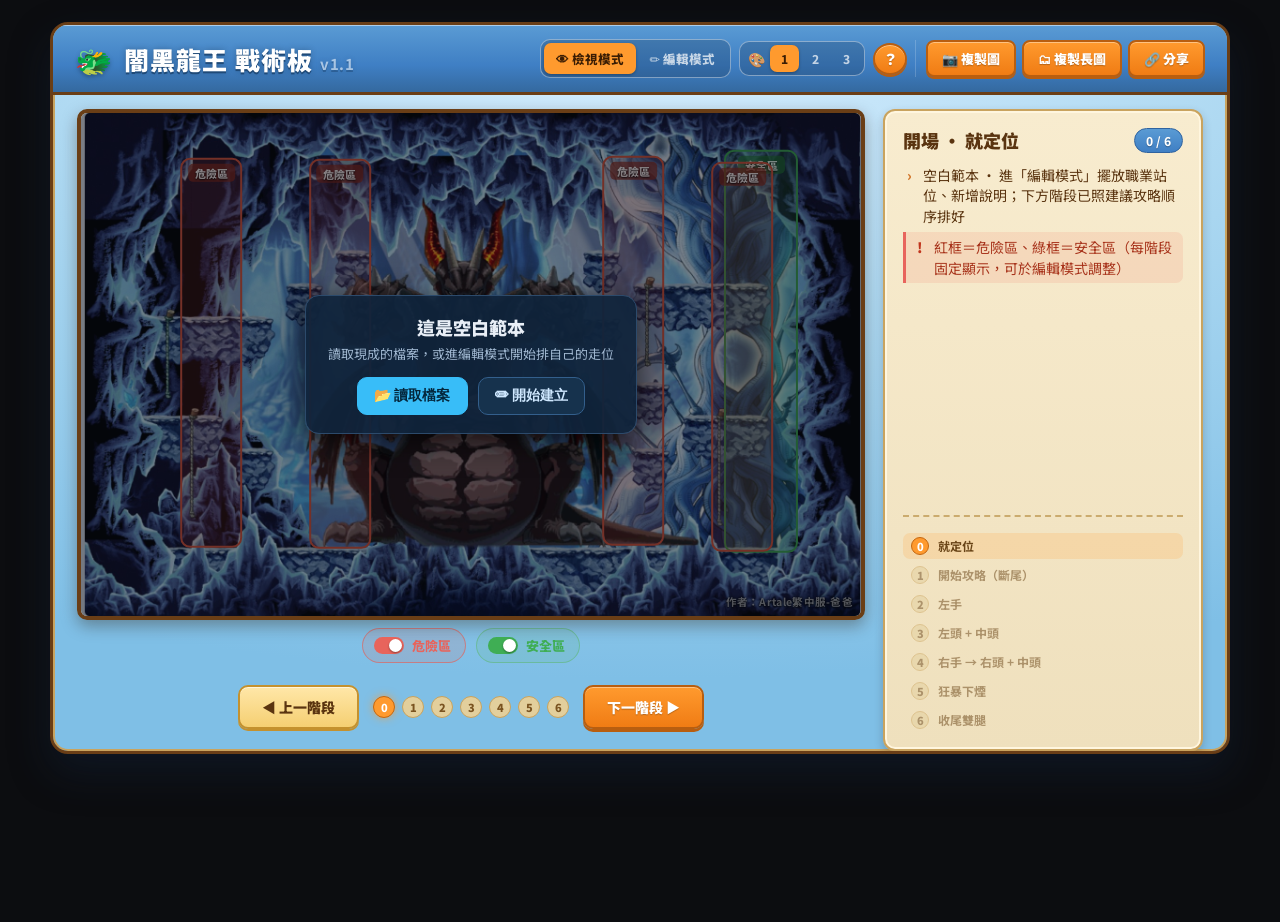
<file: index.html>
<!DOCTYPE html>
<html lang="zh-TW">
<head>
<meta charset="utf-8">
<meta name="viewport" content="width=device-width, initial-scale=1">
<title>闇黑龍王 戰術板</title>
<link rel="preconnect" href="https://fonts.googleapis.com">
<link rel="preconnect" href="https://fonts.gstatic.com" crossorigin>
<link href="https://fonts.googleapis.com/css2?family=Noto+Sans+TC:wght@400;700;900&family=Noto+Serif+TC:wght@700;900&family=Ma+Shan+Zheng&family=Rajdhani:wght@600;700&display=swap" rel="stylesheet">
<link rel="stylesheet" href="directions/base.css">
<link rel="stylesheet" href="directions/dir-a.css">
<link rel="stylesheet" href="directions/dir-b.css">
<link rel="stylesheet" href="directions/dir-c.css">
<link rel="stylesheet" href="editor.css">
</head>
<body>
<div class="screen app skin-b" id="app">
  <div class="hdr">
    <div class="brand">
      <span class="brand-ico">🐲</span>
      <div class="brand-tx">
        <div class="title">闇黑龍王 戰術板 <span class="ver" style="font-size:.6em;opacity:.55;font-weight:700;letter-spacing:.5px;">v1.1</span></div>
      </div>
    </div>
    <div class="hdr-actions">
      <div class="mode-switch" id="modeSwitch">
        <button data-mode="view" type="button" class="on">👁 檢視模式</button>
        <button data-mode="edit" type="button">✏ 編輯模式</button>
      </div>
      <div class="theme-switch" id="themeSwitch">
        <span class="ts-ico" title="切換樣式">🎨</span>
        <button data-skin="skin-b" type="button" title="楓谷風">1</button>
        <button data-skin="skin-a" type="button" title="戰術風">2</button>
        <button data-skin="skin-c" type="button" title="寶典風">3</button>
      </div>
      <button class="hbtn ic" id="helpBtn" type="button" title="操作說明">？</button>
      <span class="hgrp edit-only">
        <button class="hbtn" id="undoBtn" type="button" title="復原上一步操作 (Ctrl+Z)">↩ 復原</button>
        <button class="hbtn" id="redoBtn" type="button" title="重做 (Ctrl+Shift+Z)">↪ 重做</button>
      </span>
      <span class="hgrp edit-only">
        <button class="hbtn" id="loadBtn" type="button" title="讀取檔案（.html 或 .json）繼續編輯">📂 讀取</button>
        <button class="hbtn primary" id="saveBtn" type="button" title="存成檢視版 HTML（雙擊就能看；之後回來可再讀取續編）">💾 存檔</button>
      </span>
      <span class="hgrp">
        <button class="hbtn" id="pngBtn" type="button" title="複製這一階段的圖片（貼到 LINE／Discord）">📷 複製圖</button>
        <button class="hbtn" id="pngAllBtn" type="button" title="全部階段合成一張長圖複製">🗂 複製長圖</button>
        <button class="hbtn" id="shareBtn" type="button" title="複製唯讀分享連結">🔗 分享</button>
      </span>
    </div>
  </div>

  <div class="main">
    <div class="arena-col">
      <div class="job-tray" id="jobTray" aria-label="職業列：拖到地圖放置"></div>
      <div class="arena" id="arena">
        <img class="map" src="assets/map.jpg" alt="闇黑龍王地圖" draggable="false">
        <div class="wm">作者：Artale繁中服-爸爸</div>
        <div id="selBar" class="sel-bar"></div>
      </div>
      <div class="zone-toggles">
        <button class="zt-btn red on" id="toggleRed" type="button" aria-pressed="true"><span class="zt-sw"></span>危險區</button>
        <button class="zt-btn green on" id="toggleGreen" type="button" aria-pressed="true"><span class="zt-sw"></span>安全區</button>
      </div>
      <div class="ctrl">
        <button class="cbtn" id="prev" type="button">◀ 上一階段</button>
        <div class="steps" id="steps"></div>
        <button class="cbtn next" id="next" type="button">下一階段 ▶</button>
      </div>
      <div id="editor" class="stage-bar"></div>
    </div>

    <div class="panel">
      <div class="ptitle">
        <span class="pt-name" id="ptName"></span>
        <span class="tag" id="ptTag"></span>
      </div>
      <ul class="plist" id="plist"></ul>
      <div class="phase-rail" id="phaseRail"></div>
    </div>
  </div>

  <input type="file" id="importFile" accept=".json,.html,application/json,text/html" style="display:none">
</div>
<div id="toast"></div>

<div id="help" class="help-overlay">
  <div class="help-card">
    <button class="help-x" id="helpClose" type="button">×</button>
    <h3 class="help-h">怎麼操作</h3>
    <div class="help-cols">
      <div class="help-col">
        <h4>看攻略</h4>
        <ul>
          <li><kbd>←</kbd> <kbd>→</kbd>　切換上一／下一階段</li>
          <li>點下方圓點，或右側階段名稱，直接跳到該階段</li>
          <li>右上角可切換 <b>楓谷 / 戰術 / 寶典</b> 三種主題</li>
        </ul>
      </div>
      <div class="help-col">
        <h4>排站位（編輯模式）</h4>
        <ul>
          <li>拖曳職業／標記即可移動位置</li>
          <li><kbd>方向鍵</kbd> 微調，按住 <kbd>Shift</kbd> 大步移動</li>
          <li>選取後右下白點可縮放大小</li>
          <li><kbd>Delete</kbd> 刪除選取、<kbd>Ctrl</kbd>+<kbd>D</kbd> 原地複製</li>
          <li><kbd>Ctrl</kbd>+<kbd>Z</kbd> 復原、<kbd>Ctrl</kbd>+<kbd>Shift</kbd>+<kbd>Z</kbd> 重做</li>
          <li><kbd>Esc</kbd> 取消選取，再按一次離開編輯</li>
        </ul>
      </div>
    </div>
    <p class="help-foot">編輯會自動暫存在這台瀏覽器；按「💾 存檔」存成一個可直接打開的檢視版 HTML（雙擊即看、方便傳給隊友），下次回到本站用「📂 讀取」載入同一個檔就能繼續編輯。也可按「🔗 分享」複製唯讀連結。</p>
  </div>
</div>

<script src="app.js"></script>

<template id="__bundler_thumbnail">
  <svg viewBox="0 0 100 100" xmlns="http://www.w3.org/2000/svg">
    <rect width="100" height="100" rx="16" fill="#2f63a0"/>
    <rect x="30" y="30" width="40" height="40" rx="8" fill="#f6e9cc" stroke="#6a3e16" stroke-width="3"/>
    <text x="50" y="63" font-size="30" text-anchor="middle" fill="#c0341c" font-family="serif" font-weight="900">龍</text>
  </svg>
</template>
</body>
</html>
</file>
<file: directions/base.css>
/* ===== base：三方向共用的版面與幾何（顏色/字體/邊框由各 skin 覆蓋） ===== */
.screen{ width:1120px; padding:24px; box-sizing:border-box; position:relative;
  display:flex; flex-direction:column; gap:14px; }
.screen *{ box-sizing:border-box; }

/* header */
.hdr{ display:flex; align-items:center; justify-content:space-between; gap:16px; }
.brand{ display:flex; align-items:center; gap:12px; }
.brand-ico{ font-size:30px; line-height:1; }
.title{ font-size:24px; font-weight:900; letter-spacing:.5px; white-space:nowrap; }
.sub{ font-size:12.5px; margin-top:2px; }
.hdr-actions{ display:flex; gap:8px; align-items:center; flex-wrap:wrap; }
.hbtn{ font:inherit; font-size:13px; font-weight:700; padding:7px 14px; border-radius:8px; cursor:pointer; border:1px solid transparent; }
.hbtn.ic{ padding:7px 10px; font-size:15px; line-height:1; }
.hbtn.edit-only{ display:none; }
#app.edit .hbtn.edit-only{ display:inline-flex; align-items:center; }
/* 頂部按鈕分組：細分隔線 */
.hgrp{ display:flex; align-items:center; gap:6px; padding-left:10px; border-left:1px solid rgba(255,255,255,.18); }
.hgrp.edit-only{ display:none; }
#app.edit .hgrp.edit-only{ display:flex; }
.hgrp .hbtn{ white-space:nowrap; }
.hbtn:disabled{ opacity:.45; cursor:default; }
/* 存檔：跨主題的醒目綠，引導非技術使用者 */
.hbtn.primary{ background:linear-gradient(180deg,#34d399,#10b981)!important; border-color:#0e9f6e!important; color:#04231a!important; }
.hbtn.primary:hover{ filter:brightness(1.07); }

/* rule banner */
.rule{ font-size:13.5px; font-weight:700; padding:9px 16px; border-radius:10px; text-align:center; }
.rule b{ font-weight:900; }

/* main split */
.main{ display:flex; gap:18px; align-items:stretch; }
.arena-col{ flex:1 1 auto; min-width:0; display:flex; flex-direction:column; gap:8px; }
.panel{ flex:0 0 320px; border-radius:14px; padding:16px 18px; display:flex; flex-direction:column; }

/* arena */
.arena{ position:relative; width:100%; aspect-ratio:1661/1077; border-radius:14px; overflow:hidden; }
.arena .map{ position:absolute; inset:0; width:100%; height:100%; object-fit:cover; display:block; }
.wm{ position:absolute; right:8px; bottom:7px; z-index:9; font-size:10.5px; font-weight:700;
  color:rgba(255,255,255,.6); text-shadow:0 1px 2px #000,0 0 3px #000; pointer-events:none; letter-spacing:.3px; }

/* roles */
.role{ position:absolute; transform:translate(-50%,-50%); z-index:8; text-align:center;
  display:flex; flex-direction:column; align-items:center; gap:1px; pointer-events:none; }
.role-av{ position:relative; }
.role-av img{ display:block; width:40px; height:40px; border-radius:9px; }
.role .nm{ font-size:11px; font-weight:800; line-height:1.1; white-space:nowrap;
  text-shadow:0 1px 2px #000,0 0 4px #000; }
.role .lbl{ font-size:9.5px; font-weight:800; line-height:1.1; white-space:nowrap;
  text-shadow:0 1px 2px #000,0 0 4px #000; }

/* marks */
.mark{ position:absolute; transform:translate(-50%,-50%); aspect-ratio:1; z-index:5;
  display:flex; align-items:center; justify-content:center; pointer-events:none; }
.mark.O{ border-radius:50%; }
.mark .onum{ font-size:12px; font-weight:900; white-space:nowrap;
  text-shadow:0 1px 3px #000,0 0 5px #000; }
.mark.X .xmark{ width:100%; height:100%; display:block; filter:drop-shadow(0 2px 2px #000); }
.mark.X .xmark line{ stroke-width:2.2; stroke-linecap:round; }

/* zones */
.zone{ position:absolute; transform:translate(-50%,-50%); border-radius:10px; z-index:3;
  display:flex; align-items:flex-start; justify-content:center; padding-top:4px; }
.zone.smoke{ z-index:4; align-items:center; }
.zone span{ font-size:11px; font-weight:800; padding:1px 7px; border-radius:5px;
  color:#fff; text-shadow:0 1px 2px #000; background:rgba(0,0,0,.35); }
.zone span.zsmoke{ background:none; padding:0; font-size:26px; line-height:1; opacity:.92; filter:drop-shadow(0 1px 3px rgba(0,0,0,.6)); }

/* legend */
.legend{ display:flex; flex-wrap:wrap; gap:6px 14px; justify-content:center; font-size:12px; font-weight:700; }
.lg{ display:inline-flex; align-items:center; gap:4px; }

/* 危險/安全區 顯示開關 */
.zone-toggles{ display:flex; gap:10px; justify-content:center; }
.zt-btn{ display:inline-flex; align-items:center; gap:8px; font:inherit; font-size:13px; font-weight:800;
  padding:7px 14px 7px 11px; border-radius:999px; cursor:pointer; border:1.5px solid; background:transparent;
  transition:opacity .15s, background .15s, border-color .15s; }
.zt-sw{ width:30px; height:17px; border-radius:999px; position:relative; flex:0 0 auto; background:currentColor; opacity:.32; transition:opacity .15s; }
.zt-sw::after{ content:""; position:absolute; top:2px; left:2px; width:13px; height:13px; border-radius:50%;
  background:#fff; box-shadow:0 1px 2px rgba(0,0,0,.4); transition:left .16s ease; }
.zt-btn.on .zt-sw{ opacity:1; }
.zt-btn.on .zt-sw::after{ left:15px; }
.zt-btn.red{ color:#e8645c; }
.zt-btn.green{ color:#3fae54; }
.zt-btn:not(.on){ opacity:.5; }
.zt-btn.red.on{ background:rgba(232,90,79,.12); border-color:rgba(232,90,79,.6); }
.zt-btn.green.on{ background:rgba(95,184,120,.14); border-color:rgba(95,184,120,.6); }
.zt-btn:not(.on){ border-color:rgba(128,128,128,.4); color:#9aa7b4; }

/* panel */
.ptitle{ display:flex; align-items:center; justify-content:space-between; gap:10px; margin-bottom:12px; }
.pt-name{ font-size:18px; font-weight:900; }
.tag{ font-size:12px; font-weight:800; padding:3px 11px; border-radius:999px; white-space:nowrap; }
.plist{ list-style:none; margin:0; padding:0; display:flex; flex-direction:column; gap:6px; }
.plist li{ font-size:14px; line-height:1.46; padding-left:20px; position:relative; }
.plist li::before{ content:"›"; position:absolute; left:4px; top:0; font-weight:900; }
.plist li.warn, .plist li.safe{ padding:5px 10px 5px 28px; border-radius:0 7px 7px 0; }
.plist li.warn{ background:rgba(232,90,79,.12); border-left:3px solid #e8645c; }
.plist li.safe{ background:rgba(95,184,120,.12); border-left:3px solid #5fb878; }
.plist li.warn::before{ content:"!"; left:11px; top:5px; }
.plist li.safe::before{ content:"✓"; left:10px; top:5px; }

/* phase rail inside panel */
.phase-rail{ margin-top:auto; padding-top:16px; display:flex; flex-direction:column; gap:3px; }
.pr-item{ display:flex; align-items:center; gap:9px; font-size:12px; font-weight:700; padding:4px 8px; border-radius:7px; opacity:.5; }
.pr-item.done{ opacity:.75; }
.pr-item.on{ opacity:1; }
.pr-n{ width:18px; height:18px; border-radius:50%; display:flex; align-items:center; justify-content:center;
  font-size:11px; font-weight:900; flex:0 0 auto; }

/* controls */
.ctrl{ display:flex; align-items:center; justify-content:center; gap:14px; margin-top:2px; }
.cbtn{ font:inherit; font-size:14px; font-weight:800; padding:10px 22px; border-radius:10px; cursor:pointer; border:1px solid transparent; }
.steps{ display:flex; gap:7px; }
.dot{ width:22px; height:22px; border-radius:50%; display:flex; align-items:center; justify-content:center;
  font-size:11px; font-weight:900; cursor:pointer; }
</file>
<file: directions/dir-a.css>
/* ===== Skin A — 精緻深藍戰術 HUD ===== */
.skin-a{
  --a-cyan:#5fd0ff; --a-cyan2:#9ee6ff; --a-amber:#ffc83d;
  --ed-accent:#5fd0ff; --ed-soft:rgba(95,208,255,.16); --ed-ink:#04293f;
  background:
    radial-gradient(120% 80% at 50% -10%, #163152 0%, rgba(22,49,82,0) 55%),
    linear-gradient(180deg,#0a1626,#0c1d33 60%,#0a1626);
  color:#e6f1ff;
  font-family:"Noto Sans TC",system-ui,sans-serif;
  border:1px solid #1d3a5f;
}
.skin-a .title{ font-family:"Rajdhani",sans-serif; font-weight:700; font-size:27px;
  color:#eaf6ff; text-shadow:0 0 18px rgba(95,208,255,.35); letter-spacing:1px; }
.skin-a .sub{ color:#8fb0cf; }
.skin-a .brand-ico{ filter:drop-shadow(0 0 8px rgba(95,208,255,.5)); }
.skin-a .hbtn{ background:rgba(95,208,255,.08); border:1px solid #2c537c; color:#bfe4ff; }
.skin-a .hbtn:hover{ background:rgba(95,208,255,.16); }

.skin-a .rule{ background:linear-gradient(90deg,rgba(232,90,79,.22),rgba(232,90,79,.06));
  border:1px solid rgba(248,113,113,.45); border-left:4px solid #f0556e; color:#ffd9d4;
  text-align:left; }
.skin-a .rule b{ color:#ffb4ab; }

.skin-a .arena{ border:1px solid #2c537c;
  box-shadow:inset 0 0 60px rgba(0,0,0,.6), 0 10px 34px rgba(0,0,0,.5), 0 0 0 4px rgba(95,208,255,.06); }

.skin-a .role-av img{ width:42px; height:42px; border:2px solid var(--a-cyan);
  box-shadow:0 0 0 2px rgba(10,22,38,.85), 0 0 12px rgba(95,208,255,.5), 0 3px 8px rgba(0,0,0,.6); }
.skin-a .role .nm{ color:#eaf6ff; }
.skin-a .role .lbl{ color:var(--a-amber); }

.skin-a .mark.O{ border:3.5px solid var(--a-amber);
  box-shadow:0 0 22px 4px rgba(255,200,61,.5), inset 0 0 14px rgba(255,200,61,.4);
  animation:a-pulse 1.4s ease-in-out infinite; }
@keyframes a-pulse{ 0%,100%{opacity:.7; transform:translate(-50%,-50%) scale(.97)} 50%{opacity:1; transform:translate(-50%,-50%) scale(1.03)} }
.skin-a .mark .onum{ color:var(--a-amber); }
.skin-a .mark.X .xmark line{ stroke:#ff5a4f; }

.skin-a .zone.green{ background:rgba(34,197,94,.16); border:2px dashed #34d27a; }
.skin-a .zone.green span{ color:#bbf7d0; }
.skin-a .zone.red{ background:rgba(239,68,68,.15); border:2px dashed #ef6a6a; }
.skin-a .zone.red span{ color:#fecaca; }
.skin-a .zone.smoke{ background:rgba(15,20,30,.6); border:2px dashed #7c93ab; }

.skin-a .legend{ color:#9fb6cf; }
.skin-a .lg-o{ color:var(--a-amber); } .skin-a .lg-x{ color:#ff7a70; }
.skin-a .lg-r{ color:#ef8a8a; } .skin-a .lg-g{ color:#86efac; } .skin-a .lg-s{ color:#aebfd0; }

.skin-a .panel{ background:rgba(13,31,51,.72); border:1px solid #234767; backdrop-filter:blur(6px);
  box-shadow:inset 0 1px 0 rgba(255,255,255,.05), 0 8px 24px rgba(0,0,0,.4); }
.skin-a .pt-name{ font-family:"Rajdhani",sans-serif; color:#eaf6ff; font-size:20px; }
.skin-a .tag{ background:rgba(95,208,255,.16); color:var(--a-cyan2); border:1px solid #2c537c; }
.skin-a .plist li{ color:#d4e6f7; }
.skin-a .plist li::before{ color:var(--a-cyan); }
.skin-a .plist li.warn{ color:#ffd9d4; } .skin-a .plist li.warn::before{ color:#ff8a7e; }
.skin-a .plist li.safe{ color:#c7f5d6; } .skin-a .plist li.safe::before{ color:#5fb878; }

.skin-a .phase-rail{ border-top:1px solid rgba(95,208,255,.14); }
.skin-a .pr-item{ color:#bcd4ec; }
.skin-a .pr-n{ background:#16314f; color:#9fc4e6; }
.skin-a .pr-item.done .pr-n{ background:#1c4a3a; color:#7fe0b0; }
.skin-a .pr-item.on{ background:rgba(95,208,255,.12); }
.skin-a .pr-item.on .pr-n{ background:var(--a-cyan); color:#062337; }

.skin-a .cbtn{ background:#143356; border:1px solid #2c537c; color:#cfe8ff; }
.skin-a .cbtn:hover{ background:#1a4068; }
.skin-a .cbtn.next{ background:linear-gradient(180deg,#5fd0ff,#36b6ec); border-color:#5fd0ff; color:#04293f;
  box-shadow:0 4px 14px rgba(95,208,255,.4); }
.skin-a .dot{ background:#1a3a5b; color:#7da6c9; }
.skin-a .dot.on{ background:var(--a-cyan); color:#04293f; box-shadow:0 0 12px rgba(95,208,255,.7); }
</file>
<file: directions/dir-b.css>
/* ===== Skin B — 楓之谷遊戲內視窗 UI ===== */
.skin-b{
  --b-wood:#6a3e16; --b-wood2:#8a5a2a; --b-cream:#f6e9cc; --b-cream2:#efe0bd;
  --b-blue:#3f7fc4; --b-blue2:#2f63a0; --b-orange:#ff9a2e; --b-orange2:#f07c14;
  --b-ink:#5a3410;
  --ed-accent:#ff9a2e; --ed-soft:rgba(255,154,46,.20); --ed-ink:#3a1d04;
  background:
    radial-gradient(120% 90% at 50% 0%, #d8efff 0%, #a9d6f0 50%, #7fbfe6 100%);
  color:var(--b-ink);
  font-family:"Noto Sans TC",system-ui,sans-serif;
  padding:0; gap:0;
  border:3px solid var(--b-wood); border-radius:18px; overflow:hidden;
  box-shadow:0 18px 40px rgba(20,40,70,.35), inset 0 0 0 2px #c9a35e;
}
.skin-b > *{ margin:0 24px; }
.skin-b .rule{ margin-top:14px; }
.skin-b .main{ margin-top:14px; }
.skin-b .ctrl{ margin-top:14px; margin-bottom:22px; }

/* 標題列 = Maple 藍色 title bar（滿版） */
.skin-b .hdr{ margin:0; padding:14px 22px;
  background:linear-gradient(180deg,#5a9bd4,#3f7fc4 60%,#34699f);
  border-bottom:3px solid var(--b-wood);
  box-shadow:inset 0 1px 0 rgba(255,255,255,.5); }
.skin-b .title{ color:#fff; font-weight:900; font-size:25px;
  text-shadow:0 2px 0 #1f4a78, 0 0 6px rgba(0,0,0,.25); letter-spacing:1px; }
.skin-b .sub{ color:#e3f1ff; text-shadow:0 1px 1px #2b5784; }
.skin-b .brand-ico{ filter:drop-shadow(0 2px 2px rgba(0,0,0,.3)); }
.skin-b .hbtn{ color:#fff; font-weight:900; border:2px solid #b85e10;
  background:linear-gradient(180deg,var(--b-orange),var(--b-orange2));
  box-shadow:0 2px 0 #b85e10, inset 0 1px 0 rgba(255,255,255,.4); text-shadow:0 1px 1px rgba(0,0,0,.25); }
.skin-b .hbtn:active{ transform:translateY(1px); box-shadow:0 1px 0 #b85e10; }

.skin-b .rule{ background:linear-gradient(180deg,#ffe1c4,#ffd0a8);
  border:2px solid #d2762a; border-radius:12px; color:#8a3410;
  box-shadow:inset 0 1px 0 rgba(255,255,255,.6); }
.skin-b .rule b{ color:#c0341c; }

/* arena = 木框視窗 */
.skin-b .arena{ border:4px solid var(--b-wood); border-radius:10px;
  box-shadow:inset 0 0 0 2px #c9a35e, inset 0 0 40px rgba(0,0,0,.45), 0 6px 16px rgba(40,20,0,.35); }

/* 角色 = 道具格 + 米色名牌 */
.skin-b .role-av{ padding:2px; background:linear-gradient(180deg,#fff6df,#e7d3a6);
  border:2px solid var(--b-wood); border-radius:8px; box-shadow:0 2px 5px rgba(0,0,0,.45); }
.skin-b .role-av img{ width:38px; height:38px; border-radius:5px; }
.skin-b .role .nm{ color:var(--b-ink); text-shadow:none; margin-top:2px;
  background:rgba(246,233,204,.95); border:1.5px solid #c79b54; border-radius:999px;
  padding:1px 8px; box-shadow:0 1px 2px rgba(0,0,0,.3); }
.skin-b .role .lbl{ color:#fff; background:var(--b-orange2); border-radius:999px;
  padding:0 7px; margin-top:1px; text-shadow:0 1px 1px rgba(0,0,0,.3); }

.skin-b .mark.O{ border:4px solid #ffb52e;
  box-shadow:0 0 18px 3px rgba(255,160,30,.6), inset 0 0 12px rgba(255,180,40,.45);
  animation:b-pulse 1.4s ease-in-out infinite; }
@keyframes b-pulse{ 0%,100%{opacity:.78} 50%{opacity:1} }
.skin-b .mark .onum{ color:#fff; background:rgba(240,124,20,.92); border-radius:999px; padding:0 6px;
  text-shadow:0 1px 1px rgba(0,0,0,.4); }
.skin-b .mark.X .xmark line{ stroke:#e23b2e; }

.skin-b .zone.green{ background:rgba(64,190,90,.2); border:2px solid #3fae54; }
.skin-b .zone.green span{ color:#eafff0; background:rgba(34,120,52,.7); }
.skin-b .zone.red{ background:rgba(232,70,50,.18); border:2px solid #e2553a; }
.skin-b .zone.red span{ color:#fff1ee; background:rgba(150,40,24,.7); }
.skin-b .zone.smoke{ background:rgba(60,60,70,.5); border:2px dashed #d9c79c; }

.skin-b .legend{ color:#5a3410; font-weight:800;
  background:rgba(246,233,204,.7); border:1.5px solid #c9a35e; border-radius:10px; padding:6px 10px; }
.skin-b .lg-o{ color:#d2762a; } .skin-b .lg-x{ color:#c0341c; }
.skin-b .lg-r{ color:#c0431c; } .skin-b .lg-g{ color:#2c8b3f; } .skin-b .lg-s{ color:#7a5a2a; }

/* 面板 = 米色內視窗 */
.skin-b .panel{ background:linear-gradient(180deg,#f8eccf,#efe0bd);
  border:2px solid #c9a35e; border-radius:12px;
  box-shadow:inset 0 0 0 2px #fff6df, 0 4px 10px rgba(40,20,0,.2); }
.skin-b .pt-name{ color:#5a3410; font-size:18px; }
.skin-b .tag{ background:linear-gradient(180deg,#5a9bd4,#3f7fc4); color:#fff; border:1.5px solid #2f63a0;
  text-shadow:0 1px 1px rgba(0,0,0,.3); }
.skin-b .plist li{ color:#5a3410; }
.skin-b .plist li::before{ color:#d2762a; }
.skin-b .plist li.warn{ color:#a8341c; } .skin-b .plist li.warn::before{ color:#c0341c; }
.skin-b .plist li.safe{ color:#2c7a3c; } .skin-b .plist li.safe::before{ color:#2c8b3f; }

.skin-b .phase-rail{ border-top:2px dashed #cbab6e; }
.skin-b .pr-item{ color:#6a4518; }
.skin-b .pr-n{ background:#e3cf9c; color:#6a4518; border:1px solid #c9a35e; }
.skin-b .pr-item.done .pr-n{ background:#bfe0c4; color:#2c6a3a; }
.skin-b .pr-item.on{ background:rgba(255,154,46,.18); }
.skin-b .pr-item.on .pr-n{ background:var(--b-orange); color:#fff; border-color:#c4660f; }

.skin-b .cbtn{ color:#5a3410; font-weight:900; border:2px solid #c4912e;
  background:linear-gradient(180deg,#ffe7a8,#f5cf72); box-shadow:0 2px 0 #c4912e, inset 0 1px 0 rgba(255,255,255,.6); }
.skin-b .cbtn:active{ transform:translateY(1px); box-shadow:0 1px 0 #c4912e; }
.skin-b .cbtn.next{ color:#fff; border-color:#b85e10;
  background:linear-gradient(180deg,var(--b-orange),var(--b-orange2)); box-shadow:0 3px 0 #b85e10, inset 0 1px 0 rgba(255,255,255,.4);
  text-shadow:0 1px 1px rgba(0,0,0,.25); }
.skin-b .dot{ background:#e3cf9c; color:#7a5320; border:1.5px solid #c9a35e; }
.skin-b .dot.on{ background:var(--b-orange); color:#fff; border-color:#c4660f; box-shadow:0 0 8px rgba(255,154,46,.7); }
</file>
<file: directions/dir-c.css>
/* ===== Skin C — 暗黑 + 金 高級攻略寶典 ===== */
.skin-c{
  --c-gold:#d4a843; --c-gold2:#f0c850; --c-gold3:#8b6f2a;
  --c-red:#d6504a; --c-green:#5fb878; --c-fg:#f4ead0; --c-fg2:#cdb886;
  --ed-accent:#f0c850; --ed-soft:rgba(240,200,80,.16); --ed-ink:#1a1408;
  background:
    radial-gradient(110% 70% at 50% -8%, rgba(212,168,67,.14) 0%, rgba(212,168,67,0) 55%),
    linear-gradient(180deg,#15120c,#100e09 55%,#0b0907);
  color:var(--c-fg);
  font-family:"Noto Sans TC",system-ui,sans-serif;
  border:1px solid #3a3122;
  box-shadow:inset 0 0 0 1px rgba(212,168,67,.12);
}
.skin-c .title{ font-family:"Ma Shan Zheng",cursive; font-weight:400; font-size:30px; line-height:1.05;
  color:var(--c-gold2); text-shadow:0 0 20px rgba(212,168,67,.4); letter-spacing:2px; }
.skin-c .sub{ color:var(--c-fg2); }
.skin-c .brand-ico{ filter:sepia(.4) saturate(1.3) drop-shadow(0 0 8px rgba(212,168,67,.5)); }
.skin-c .hbtn{ background:transparent; border:1px solid rgba(212,168,67,.55); color:var(--c-gold2); }
.skin-c .hbtn:hover{ background:rgba(212,168,67,.12); }

.skin-c .rule{ background:linear-gradient(90deg,rgba(214,80,74,.18),rgba(214,80,74,.04));
  border:1px solid rgba(212,168,67,.35); border-left:3px solid var(--c-red); color:#f0d9b8; text-align:left; }
.skin-c .rule b{ color:#f0867f; }

.skin-c .arena{ border:1px solid rgba(212,168,67,.55);
  box-shadow:inset 0 0 70px rgba(0,0,0,.7), 0 10px 30px rgba(0,0,0,.6), 0 0 0 4px rgba(212,168,67,.08); }

.skin-c .role-av img{ width:40px; height:40px; border:2px solid var(--c-gold);
  box-shadow:0 0 0 2px rgba(12,10,7,.9), 0 0 12px rgba(212,168,67,.45), 0 3px 8px rgba(0,0,0,.7); }
.skin-c .role .nm{ color:var(--c-gold2); }
.skin-c .role .lbl{ color:var(--c-fg2); }

.skin-c .mark.O{ border:3px solid var(--c-gold2);
  box-shadow:0 0 22px 5px rgba(212,168,67,.6), inset 0 0 14px rgba(240,200,80,.4);
  animation:c-pulse 1.6s ease-in-out infinite; }
@keyframes c-pulse{ 0%,100%{opacity:.72} 50%{opacity:1} }
.skin-c .mark .onum{ font-family:"Noto Serif TC",serif; color:var(--c-gold2); font-weight:900; }
.skin-c .mark.X .xmark line{ stroke:var(--c-red); }

.skin-c .zone.green{ background:rgba(95,184,120,.14); border:2px solid rgba(95,184,120,.8); }
.skin-c .zone.green span{ color:#cdeed6; }
.skin-c .zone.red{ background:rgba(214,80,74,.14); border:2px solid rgba(214,80,74,.75); }
.skin-c .zone.red span{ color:#f4cfcb; }
.skin-c .zone.smoke{ background:rgba(20,16,10,.62); border:2px dashed rgba(212,168,67,.55); }

.skin-c .legend{ color:var(--c-fg2); }
.skin-c .lg-o{ color:var(--c-gold2); } .skin-c .lg-x{ color:#e8746d; }
.skin-c .lg-r{ color:#e0938e; } .skin-c .lg-g{ color:#86d6a0; } .skin-c .lg-s{ color:#c9b487; }

.skin-c .panel{ background:linear-gradient(180deg,#181510,#120f0a);
  border:1px solid rgba(212,168,67,.3); box-shadow:inset 0 1px 0 rgba(212,168,67,.1), 0 8px 24px rgba(0,0,0,.5); }
.skin-c .pt-name{ font-family:"Noto Serif TC",serif; color:var(--c-gold2); font-size:19px; }
.skin-c .tag{ font-family:"Noto Serif TC",serif; background:rgba(212,168,67,.14); color:var(--c-gold2);
  border:1px solid rgba(212,168,67,.5); }
.skin-c .plist li{ color:#e6d9b8; }
.skin-c .plist li::before{ color:var(--c-gold); }
.skin-c .plist li.warn{ color:#f0d0c8; } .skin-c .plist li.warn::before{ color:#e8746d; }
.skin-c .plist li.safe{ color:#cdeed6; } .skin-c .plist li.safe::before{ color:var(--c-green); }

.skin-c .phase-rail{ border-top:1px solid rgba(212,168,67,.2); }
.skin-c .pr-item{ color:#cdb886; }
.skin-c .pr-n{ font-family:"Noto Serif TC",serif; background:#241e12; color:#cdb886; border:1px solid rgba(212,168,67,.3); }
.skin-c .pr-item.done .pr-n{ background:#1c2a1e; color:#86d6a0; border-color:rgba(95,184,120,.4); }
.skin-c .pr-item.on{ background:rgba(212,168,67,.12); }
.skin-c .pr-item.on .pr-n{ background:var(--c-gold); color:#1a1408; border-color:var(--c-gold2); }

.skin-c .cbtn{ background:rgba(212,168,67,.06); border:1px solid rgba(212,168,67,.45); color:var(--c-gold2);
  font-family:"Noto Serif TC",serif; }
.skin-c .cbtn:hover{ background:rgba(212,168,67,.14); }
.skin-c .cbtn.next{ background:linear-gradient(180deg,var(--c-gold2),var(--c-gold)); border-color:var(--c-gold2);
  color:#1a1408; box-shadow:0 4px 14px rgba(212,168,67,.4); }
.skin-c .dot{ font-family:"Noto Serif TC",serif; background:#241e12; color:#8b7740; }
.skin-c .dot.on{ background:var(--c-gold); color:#1a1408; box-shadow:0 0 12px rgba(212,168,67,.7); }
</file>
<file: editor.css>
/* ===== 真實 app 覆蓋 + 編輯態 + 主題切換 + 響應式 ===== */
html,body{ margin:0; }
body{ background:#0c0d10; min-height:100vh; }

.app.screen{ width:auto; max-width:1180px; margin:22px auto; }
@media(max-width:1240px){ .app.screen{ margin:14px; } }

/* 主分割響應式 */
@media(max-width:840px){
  .app .main{ flex-direction:column; }
  .app .panel{ flex:1 1 auto; width:100%; }
  .app .hdr{ flex-wrap:wrap; gap:10px; }
}

/* 主題切換器 */
.ts-ico{ font-size:14px; padding:0 3px 0 5px; display:flex; align-items:center; opacity:.85; }
.theme-switch{ display:inline-flex; gap:2px; padding:3px; border-radius:10px;
  background:rgba(0,0,0,.22); border:1px solid rgba(255,255,255,.18); }
.theme-switch button{ font:inherit; font-size:12px; font-weight:800; padding:5px 11px; border-radius:7px;
  border:none; cursor:pointer; background:transparent; color:inherit; opacity:.7; }
.theme-switch button.on{ opacity:1; background:var(--ed-accent); color:var(--ed-ink); box-shadow:0 1px 3px rgba(0,0,0,.3); }
.skin-b .theme-switch{ background:rgba(20,50,80,.25); border-color:rgba(255,255,255,.4); }
.skin-b .theme-switch button{ color:#fff; }
.skin-b .theme-switch button.on{ color:var(--ed-ink); }

/* 模式切換器（檢視 / 編輯） */
.mode-switch{ display:inline-flex; gap:2px; padding:3px; border-radius:10px;
  background:rgba(0,0,0,.22); border:1px solid rgba(255,255,255,.18); }
.mode-switch button{ font:inherit; font-size:12.5px; font-weight:800; padding:6px 12px; border-radius:7px;
  border:none; cursor:pointer; background:transparent; color:inherit; opacity:.72; }
.mode-switch button.on{ opacity:1; background:var(--ed-accent); color:var(--ed-ink); box-shadow:0 1px 3px rgba(0,0,0,.3); }
.skin-b .mode-switch{ background:rgba(20,50,80,.25); border-color:rgba(255,255,255,.4); }
.skin-b .mode-switch button{ color:#fff; }
.skin-b .mode-switch button.on{ color:var(--ed-ink); }

/* 地圖上的浮動工具列（選取物件時） */
.sel-bar{ position:absolute; z-index:60; display:none; gap:3px; transform:translate(-50%,-100%);
  background:rgba(15,19,26,.92); border:1px solid #3a4654; border-radius:9px; padding:3px;
  box-shadow:0 6px 18px rgba(0,0,0,.55); backdrop-filter:blur(3px); }
.sel-bar.below{ transform:translate(-50%,0); }
.sb{ width:28px; height:28px; border:1px solid #3a4654; background:#222c39; color:#eaf6ff; border-radius:7px;
  font:inherit; font-size:14px; font-weight:900; cursor:pointer; line-height:1; display:flex; align-items:center; justify-content:center; }
.sb:hover{ filter:brightness(1.3); }
.sb.dup{ color:#9ee6ff; }
.sb.del{ color:#ff8a7e; border-color:#5a3340; }
.sb.note{ color:#ffd479; }

/* 職業列（地圖上方・編輯模式才顯示） */
.job-tray{ display:none; flex-direction:column; gap:6px; padding:8px 10px; margin-bottom:8px;
  background:var(--ed-soft,rgba(120,160,200,.14)); border:1px solid var(--ed-accent,#5fd0ff); border-radius:12px; }
.jt-row{ display:flex; flex-wrap:wrap; align-items:center; gap:6px; }
.jt-lab{ flex:0 0 auto; width:30px; font-size:12px; font-weight:900; color:var(--ed-accent,#5fd0ff);
  letter-spacing:2px; user-select:none; }
.jt-hint{ font-size:12px; font-weight:800; color:var(--ed-accent,#5fd0ff); opacity:.85; padding-right:2px; user-select:none; }
.jt-cell{ position:relative; display:flex; flex-direction:column; align-items:center; gap:2px; width:52px; padding:4px 2px 3px;
  border-radius:9px; border:1px solid #313c49; background:#1b222c; cursor:grab; }
.jt-cell:hover{ border-color:var(--ed-accent,#5fd0ff); background:#222c39; }
.jt-cell.on{ border-color:var(--ed-accent,#5fd0ff); box-shadow:0 0 0 1px var(--ed-soft,rgba(95,208,255,.3)) inset; }
.jt-cell.dragging{ opacity:.4; }
.jt-cell img{ width:34px; height:34px; border-radius:7px; border:1px solid #3a4654; pointer-events:none; }
.jt-n{ font-size:10.5px; font-weight:800; color:#cfe2f5; line-height:1; white-space:nowrap; }
.jt-ct{ position:absolute; top:-5px; right:-5px; min-width:17px; height:17px; padding:0 4px; border-radius:9px;
  background:var(--ed-accent,#5fd0ff); color:var(--ed-ink,#04293f); font-size:11px; font-weight:900; line-height:17px; text-align:center;
  box-shadow:0 1px 3px rgba(0,0,0,.4); }
/* 工具格（O／X／煙／T）＋分隔線 */
.jt-cell.jt-tool{ width:42px; min-height:42px; justify-content:center; cursor:grab; }
.jt-cell.jt-tool:active{ cursor:grabbing; }
.tt-prev{ width:26px; height:26px; display:flex; align-items:center; justify-content:center; pointer-events:none; }
.tt-prev.tt-o{ border:3px solid #ffc83d; border-radius:50%; box-shadow:0 0 7px rgba(255,200,61,.55); }
.tt-prev.tt-x{ color:#ff5a4f; font-size:21px; font-weight:900; }
.tt-prev.tt-s{ font-size:19px; }
.tt-prev.tt-t{ color:#cfe2f5; font-size:19px; font-weight:900; font-family:"Noto Serif TC",serif; }
.jt-div{ width:1px; align-self:stretch; margin:2px 4px; background:rgba(128,128,128,.4); flex:0 0 auto; }

/* 圖上職業備註就地編輯 */
.role .lbl.lbl-edit{ outline:1px solid var(--ed-accent,#5fd0ff); border-radius:5px; padding:0 4px; cursor:text;
  background:rgba(0,0,0,.45); min-width:24px; }
.role .lbl.lbl-edit:empty::before{ content:attr(data-ph); opacity:.6; }

/* readonly：游標提示 */
.app.readonly .cbtn{ }

/* ===== 編輯態（中性深色工具感，三主題通用） ===== */
.app.edit .role{ cursor:grab; }
.app.edit .role:active{ cursor:grabbing; }
.role.sel .role-av{ outline:3px solid #fff; outline-offset:2px; }
.role.sel{ z-index:30; }
.mark.editable,.zone.editable,.atext.editable{ pointer-events:auto; cursor:grab; }
.mark.sel{ outline:3px dashed #fff; outline-offset:3px; }
.zone.sel{ outline:3px solid #fff; }
.atext{ position:absolute; transform:translate(-50%,-50%); color:#fff; font-weight:800;
  text-shadow:0 1px 2px #000,0 0 5px #000; white-space:nowrap; z-index:7; pointer-events:none; text-align:center; }
.atext.sel{ outline:2px dashed #fff; outline-offset:3px; border-radius:4px; }
.atext.sel[contenteditable="true"]{ cursor:text; outline-style:solid; outline-color:var(--ed-accent); padding:1px 4px; }
.atext.sel[contenteditable="true"]:focus{ outline-width:2px; }
.atext.editable:empty::before{ content:attr(data-ph); opacity:.6; }
/* 浮動工具列色票 */
.sb-col{ width:28px; height:28px; padding:0; border:1px solid #3a4654; border-radius:7px; background:#222c39; cursor:pointer; flex:0 0 auto; }
.sb-col::-webkit-color-swatch{ border:none; border-radius:5px; }
.sb-col::-webkit-color-swatch-wrapper{ padding:2px; }
.rsz{ position:absolute; right:-9px; bottom:-9px; width:16px; height:16px; background:#fff;
  border:2px solid #38bdf8; border-radius:3px; cursor:nwse-resize; z-index:40; pointer-events:auto; box-shadow:0 1px 3px rgba(0,0,0,.6); }

/* ===== 編輯器面板（分區卡片 + 主題輔色） ===== */
/* ===== 階段條（地圖下方・編輯模式才顯示） ===== */
#editor{ display:none; }
.stage-bar{ margin-top:8px; flex-wrap:wrap; align-items:center; gap:8px;
  padding:8px 10px; border-radius:12px;
  background:var(--ed-soft,rgba(120,160,200,.14)); border:1px solid var(--ed-accent,#5fd0ff); }
.stb-lab{ font-size:12.5px; font-weight:900; color:var(--ed-accent,#5fd0ff); letter-spacing:1px; user-select:none; }
.stb-color{ display:inline-flex; align-items:center; gap:3px; font-size:14px; cursor:pointer;
  padding:3px 6px; border-radius:8px; border:1px solid #3a4654; background:#1b222c; }
.stb-color input{ width:24px; height:22px; padding:0; border:none; background:none; cursor:pointer; }
.stb-grp{ display:inline-flex; flex-wrap:wrap; gap:5px; }
.stb-btn{ font:inherit; font-size:12.5px; font-weight:800; padding:6px 11px; border-radius:8px; cursor:pointer;
  border:1px solid #3a4654; background:#222c39; color:#dbe7f3; line-height:1; }
.stb-btn:hover{ border-color:var(--ed-accent,#5fd0ff); background:#28333f; }
.stb-btn.danger{ color:#ff9a8e; border-color:#5a3340; }
.stb-btn.danger:hover{ background:#3a2228; border-color:#ff8a7e; }
.stb-btn.ghost{ margin-left:auto; background:transparent; color:#8da3bb; border-color:#2a3441; }
.stb-btn.ghost:hover{ color:#cfe2f5; }
.stb-btn.wide{ background:var(--ed-soft,rgba(95,208,255,.14)); border-color:var(--ed-accent,#5fd0ff); color:var(--ed-accent,#5fd0ff); }
.stb-btn.wide:hover{ filter:brightness(1.12); }
/* 唯讀分享頁標示 */
.ro-badge{ display:inline-block; margin-top:3px; font-size:12px; font-weight:800; padding:2px 9px; border-radius:999px;
  background:rgba(0,0,0,.28); color:#fff; letter-spacing:.5px; }
.readonly .job-tray, .readonly #editor, .readonly .sel-bar{ display:none !important; }

/* ===== 舊編輯器面板（保留樣式不影響） ===== */
.app.edit #editor.ed-legacy{ display:block; border-radius:16px; overflow:hidden;
  background:#0f1319; border:1px solid #2a3441; box-shadow:0 12px 32px rgba(0,0,0,.5); }

.ed-head{ display:flex; align-items:center; gap:14px; padding:13px 18px;
  background:linear-gradient(90deg, var(--ed-soft), rgba(15,19,25,0) 72%);
  border-bottom:1px solid #2a3441; }
.ed-title{ display:flex; align-items:center; gap:8px; font-size:15px; font-weight:900; color:var(--ed-accent); white-space:nowrap; }
.ed-title .ed-ico{ font-size:17px; }
.ed-hint{ font-size:12px; color:#8da3bb; font-weight:600; line-height:1.4; }
.ed-done{ margin-left:auto; font:inherit; font-size:13px; font-weight:800; padding:7px 16px; border-radius:9px; cursor:pointer;
  border:1px solid var(--ed-accent); background:var(--ed-accent); color:var(--ed-ink); white-space:nowrap; }
.ed-done:hover{ filter:brightness(1.08); }

.ed-grid{ display:flex; flex-wrap:wrap; gap:10px; padding:12px; align-items:flex-start; }
.ed-sec{ background:#161b22; border:1px solid #28313d; border-radius:12px; padding:11px 13px;
  display:flex; flex-direction:column; gap:9px; }
.ed-sec.wide{ flex:1 1 100%; }
.ed-sec.sel-sec{ border-color:var(--ed-accent); box-shadow:0 0 0 1px var(--ed-soft), inset 0 0 0 1px var(--ed-soft); background:#181d25; }
.ed-sec-h{ display:flex; align-items:center; gap:8px; flex-wrap:wrap; }
.ed-badge{ width:19px; height:19px; border-radius:6px; background:var(--ed-accent); color:var(--ed-ink);
  font-size:11px; font-weight:900; display:flex; align-items:center; justify-content:center; flex:0 0 auto; }
.ed-sec-t{ font-size:13px; font-weight:800; color:#dbe7f3; }
.ed-sec-hint{ font-size:11px; color:#7e93a8; font-weight:600; line-height:1.45; }
.ed-row{ display:flex; gap:6px; align-items:center; flex-wrap:wrap; }
.ed-row.col{ flex-direction:column; align-items:stretch; }

/* 職業 chips */
.chip{ font-size:12.5px; padding:5px 11px; border-radius:999px; border:1px solid #34465c; background:#212b38; color:#a7bcd2; cursor:pointer; font-weight:700; transition:filter .12s; }
.chip:hover{ filter:brightness(1.15); }
.chip.on{ background:var(--ed-accent); color:var(--ed-ink); border-color:var(--ed-accent); }
.chip .rm{ margin-left:6px; color:var(--ed-ink); opacity:.7; cursor:pointer; font-weight:900; }
.chip:not(.on) .rm{ color:#fca5a5; opacity:1; }

/* 按鈕 */
.mini{ font:inherit; font-size:12.5px; font-weight:700; padding:6px 11px; border-radius:9px; cursor:pointer;
  background:#222c39; border:1px solid #36475c; color:#cfe2f5; display:inline-flex; align-items:center; gap:5px; }
.mini:hover{ filter:brightness(1.13); }
.ic{ font:inherit; min-width:34px; height:32px; padding:0 7px; font-size:14px; line-height:1; border-radius:9px; cursor:pointer;
  background:#222c39; border:1px solid #36475c; color:#cfe2f5; display:inline-flex; align-items:center; justify-content:center; gap:5px; }
.ic:hover{ filter:brightness(1.13); }
.b-add{ background:#11321f; border-color:#2f7d4f; color:#8ff0b0; }
.b-del{ background:#34161a; border-color:#a13b3b; color:#fca5a5; }
.b-move{ background:#222833; border-color:#54637a; color:#cbd5e1; }
.b-file{ background:var(--ed-soft); border-color:var(--ed-accent); color:var(--ed-accent); font-weight:800; }
.b-prime{ background:var(--ed-accent); border-color:var(--ed-accent); color:var(--ed-ink); font-weight:800; }

.note-row{ display:flex; gap:6px; align-items:center; width:100%; }
.note-row input[type=text]{ flex:1; min-width:140px; }
.ed-sec select,.ed-sec input[type=text]{ font:inherit; background:#0c1118; border:1px solid #36475c; color:#e6f1ff; border-radius:8px; padding:6px 9px; font-size:13px; }
.ed-sec input[type=text]:focus,.ed-sec select:focus{ outline:none; border-color:var(--ed-accent); box-shadow:0 0 0 2px var(--ed-soft); }
.ed-sec input[type=color]{ width:36px; height:32px; padding:0; border:1px solid #36475c; border-radius:8px; background:#0c1118; cursor:pointer; flex:0 0 auto; }
.ed-name{ min-width:200px; flex:1; font-weight:700; }

/* ② 職業卡片 */
.jchips{ display:flex; flex-wrap:wrap; gap:8px; width:100%; }
.jchip{ display:flex; align-items:center; gap:8px; padding:5px 7px 5px 6px; border-radius:12px;
  background:#1b222c; border:1px solid #313c49; min-width:140px; flex:0 0 auto; }
.jchip.on{ border-color:var(--ed-accent); background:var(--ed-soft); }
.jchip-ic{ width:30px; height:30px; border-radius:7px; border:1px solid #3a4654; flex:0 0 auto; cursor:grab; }
.jchip-ic:active{ cursor:grabbing; }
.jchip.on .jchip-ic{ border-color:var(--ed-accent); box-shadow:0 0 0 1px var(--ed-soft); }
.jchip-n{ font-size:13px; font-weight:800; color:#d7e6f4; }
.jchip-ct{ font-size:11px; font-weight:900; color:var(--ed-accent); }
.jchip-sp{ margin-left:auto; display:flex; gap:3px; padding-left:4px; }
.jchip-b{ width:23px; height:23px; border-radius:7px; border:1px solid #3a4654; background:#222c39; color:#cfe2f5;
  font-size:13px; font-weight:900; cursor:pointer; line-height:1; display:flex; align-items:center; justify-content:center; }
.jchip-b.minus{ color:#fca5a5; border-color:#5a3340; }
.jchip-b.plus{ color:#8ff0b0; border-color:#2f5a40; }
.jchip-b:hover{ filter:brightness(1.25); }
.jchip-b:disabled{ opacity:.3; cursor:not-allowed; filter:none; }

/* ③ 標記磚 */
.mk-tile{ display:flex; align-items:center; gap:9px; padding:7px 14px 7px 9px; border-radius:11px;
  background:#161b22; border:1px solid #313c49; color:#dbe7f3; font:inherit; font-size:13px; font-weight:800; cursor:pointer; }
.mk-tile:hover{ border-color:var(--ed-accent); background:var(--ed-soft); }
.mk-prev{ width:20px; height:20px; flex:0 0 auto; display:flex; align-items:center; justify-content:center; }
.mk-prev.o{ border:3px solid #ffc83d; border-radius:50%; box-shadow:0 0 7px rgba(255,200,61,.55); }
.mk-prev.x{ color:#ff5a4f; font-size:17px; font-weight:900; }
.mk-prev.s{ border:2px dashed #8aa0b6; border-radius:4px; background:rgba(120,140,160,.16); }
.mk-prev.t{ color:#cfe2f5; font-size:15px; font-weight:900; font-family:"Noto Serif TC",serif; }

/* ★ 選取面板：滑鼠也能調 */
.sel-ctl{ display:inline-flex; align-items:center; gap:5px; background:#11161d; border:1px solid #2c3744; border-radius:9px; padding:4px 7px; }
.sel-ctl .lab{ font-size:11.5px; color:#9fb6cf; font-weight:800; }
.stp{ width:26px; height:26px; border-radius:7px; border:1px solid #3a4654; background:#222c39; color:#cfe2f5; font-size:15px; font-weight:900; cursor:pointer; line-height:1; }
.stp:hover{ filter:brightness(1.25); }
.stp-w{ width:auto; min-width:30px; padding:0 9px; font-size:12.5px; }
.pt-name.title-edit{ cursor:text; border-radius:7px; padding:1px 6px; margin:-1px -6px; outline:none;
  box-shadow:inset 0 0 0 1px rgba(128,128,128,.35); }
.pt-name.title-edit:hover{ box-shadow:inset 0 0 0 1px rgba(128,128,128,.6); }
.pt-name.title-edit:focus{ box-shadow:inset 0 0 0 2px var(--ed-accent); }
.nudge{ display:inline-flex; gap:3px; }
.nudge button{ width:24px; height:24px; border:1px solid #3a4654; background:#222c39; color:#cfe2f5; border-radius:6px; cursor:pointer; font-size:11px; font-weight:800; line-height:1; }
.nudge button:hover{ filter:brightness(1.25); }

/* ④ 說明類型分段切換 */
.nt-seg{ display:inline-flex; border:1px solid #3a4654; border-radius:8px; overflow:hidden; flex:0 0 auto; }
.nt-seg button{ border:none; background:#1a212c; color:#9fb6cf; font:inherit; font-size:13px; font-weight:900; padding:6px 11px; cursor:pointer; line-height:1; }
.nt-seg button:not(:last-child){ border-right:1px solid #3a4654; }
.nt-seg button:hover{ background:#222c39; }
.nt-seg button.on.nt-base{ background:var(--ed-accent); color:var(--ed-ink); }
.nt-seg button.on.nt-warn{ background:#e8645c; color:#2a0d0a; }
.nt-seg button.on.nt-safe{ background:#5fb878; color:#0c2616; }

/* 拖放高亮 */
.arena.drop-on{ outline:3px dashed var(--ed-accent); outline-offset:-5px; }

/* 右側說明：就地編輯（編輯模式） */
.plist.editing{ gap:2px; }
.plist.editing li{ display:flex; align-items:flex-start; gap:5px; padding:1px 2px 1px 0;
  background:none !important; border-left:none !important; border-radius:8px; }
.plist.editing li.drop-target{ box-shadow:0 -3px 0 var(--ed-accent); }
.plist.editing li.dragging{ opacity:.4; }
.plist.editing li::before{ display:none; }
.note-grip{ flex:0 0 auto; width:22px; align-self:stretch; min-height:28px; display:flex; align-items:center; justify-content:center;
  cursor:grab; color:#8aa0b6; font-size:15px; line-height:1; user-select:none;
  border-radius:6px; border:1px solid rgba(128,128,128,.32); background:rgba(128,128,128,.1); }
.note-grip:hover{ color:var(--ed-accent); border-color:var(--ed-accent); background:var(--ed-soft); }
.note-grip:active{ cursor:grabbing; }
.note-type{ flex:0 0 auto; width:26px; height:26px; border-radius:7px; border:1px solid rgba(128,128,128,.4);
  background:rgba(128,128,128,.1); cursor:pointer; font:inherit; font-size:14px; font-weight:900; line-height:1;
  display:flex; align-items:center; justify-content:center; }
.note-type.base{ color:inherit; opacity:.65; }
.note-type.warn{ color:#e8645c; border-color:#e8645c; background:rgba(232,90,79,.14); opacity:1; }
.note-type.safe{ color:#3fae54; border-color:#3fae54; background:rgba(95,184,120,.16); opacity:1; }
.note-type:hover{ filter:brightness(1.12); }
.note-tx{ flex:1; min-width:0; font:inherit; font-size:14px; line-height:1.4; padding:3px 7px; border-radius:7px;
  border:1px solid transparent; outline:none; cursor:text; word-break:break-word; }
.note-tx:hover{ border-color:rgba(128,128,128,.35); }
.note-tx:focus{ border-color:rgba(128,128,128,.6); background:rgba(128,128,128,.1); }
.note-tx:empty::before{ content:attr(data-ph); opacity:.42; }
.note-del{ flex:0 0 auto; width:24px; height:26px; border:none; background:none; color:inherit; opacity:.4;
  cursor:pointer; font-size:17px; font-weight:800; line-height:1; border-radius:6px; }
.note-del:hover{ opacity:1; color:#e8645c; background:rgba(232,90,79,.14); }
.note-add{ margin-top:6px; width:100%; font:inherit; font-size:13px; font-weight:800; padding:7px; border-radius:8px;
  cursor:pointer; border:1px dashed rgba(128,128,128,.5); background:transparent; color:inherit; opacity:.82; }
.note-add:hover{ opacity:1; border-color:var(--ed-accent); color:var(--ed-accent); }

/* toast */
#toast{ position:fixed; left:50%; bottom:30px; transform:translateX(-50%) translateY(12px);
  background:#11151cf2; color:#e6f1ff; border:1px solid #34465c; border-radius:12px;
  padding:10px 20px; font-size:13.5px; font-weight:700; z-index:200; opacity:0; pointer-events:none;
  font-family:"Noto Sans TC",sans-serif; box-shadow:0 8px 24px rgba(0,0,0,.5);
  transition:opacity .25s, transform .25s; }
#toast.show{ opacity:1; transform:translateX(-50%) translateY(0); }

/* 角色平滑移動（檢視時） */
.role{ transition:left .85s cubic-bezier(.5,.05,.3,1), top .85s cubic-bezier(.5,.05,.3,1), opacity .4s; }
.app.edit .role{ transition:none; }
.role-av img{ transition:none; }

/* 階段軌可點 */
.pr-item{ cursor:pointer; }
.pr-item:hover{ filter:brightness(1.15); }
.pr-t{ white-space:nowrap; overflow:hidden; text-overflow:ellipsis; }

/* 自動播放鍵（吃主題輔色） */
.app .cbtn.play{ border-color:var(--ed-accent); color:var(--ed-accent); background:transparent; }
.app .cbtn.play:hover{ background:var(--ed-soft); }
.app .cbtn.play.on{ background:var(--ed-accent); color:var(--ed-ink); border-color:var(--ed-accent); }

/* 說明（？）鍵 */
#helpBtn{ width:34px; padding:0; font-size:15px; font-weight:900; border-radius:50%; }

/* 編輯器標題列：復原/重做/完成 */
.ed-tools{ margin-left:auto; display:flex; gap:7px; align-items:center; flex:0 0 auto; }
.ed-tool{ background:#20262f !important; border:1px solid #3a4654 !important; color:#cfe0f0 !important; }
.ed-tool:disabled{ opacity:.4; cursor:not-allowed; filter:none; }

/* 操作說明浮層 */
.help-overlay{ position:fixed; inset:0; z-index:300; display:none; align-items:center; justify-content:center;
  background:rgba(6,8,12,.62); backdrop-filter:blur(7px); padding:20px;
  font-family:"Noto Sans TC",sans-serif; }
.help-overlay.show{ display:flex; }
.help-card{ position:relative; width:min(680px,94vw); background:#10151d; color:#e6f1ff;
  border:1px solid #2a3441; border-radius:18px; padding:26px 30px 22px;
  box-shadow:0 24px 60px rgba(0,0,0,.6); }
.help-x{ position:absolute; top:14px; right:16px; width:32px; height:32px; border-radius:50%;
  border:1px solid #3a4654; background:#1a212c; color:#cfe0f0; font-size:18px; font-weight:800; cursor:pointer; line-height:1; }
.help-x:hover{ filter:brightness(1.2); }
.help-h{ margin:0 0 16px; font-size:21px; font-weight:900; color:#7dd3fc; }
.help-cols{ display:flex; gap:26px; flex-wrap:wrap; }
.help-col{ flex:1 1 250px; }
.help-col h4{ margin:0 0 10px; font-size:14px; font-weight:900; color:#ffc83d; border-bottom:1px solid #2a3441; padding-bottom:7px; }
.help-col ul{ list-style:none; margin:0; padding:0; display:flex; flex-direction:column; gap:9px; }
.help-col li{ font-size:13.5px; line-height:1.5; color:#cdddec; }
.help-col li b{ color:#7dd3fc; }
.help-card kbd{ display:inline-block; min-width:18px; text-align:center; background:#222c39; border:1px solid #3a4654;
  border-bottom-width:2px; border-radius:6px; padding:1px 6px; font-size:12px; font-weight:700; color:#eaf6ff; font-family:inherit; }
.help-foot{ margin:18px 0 0; padding-top:14px; border-top:1px solid #2a3441; font-size:12.5px; color:#8da3bb; line-height:1.6; }
</file>
